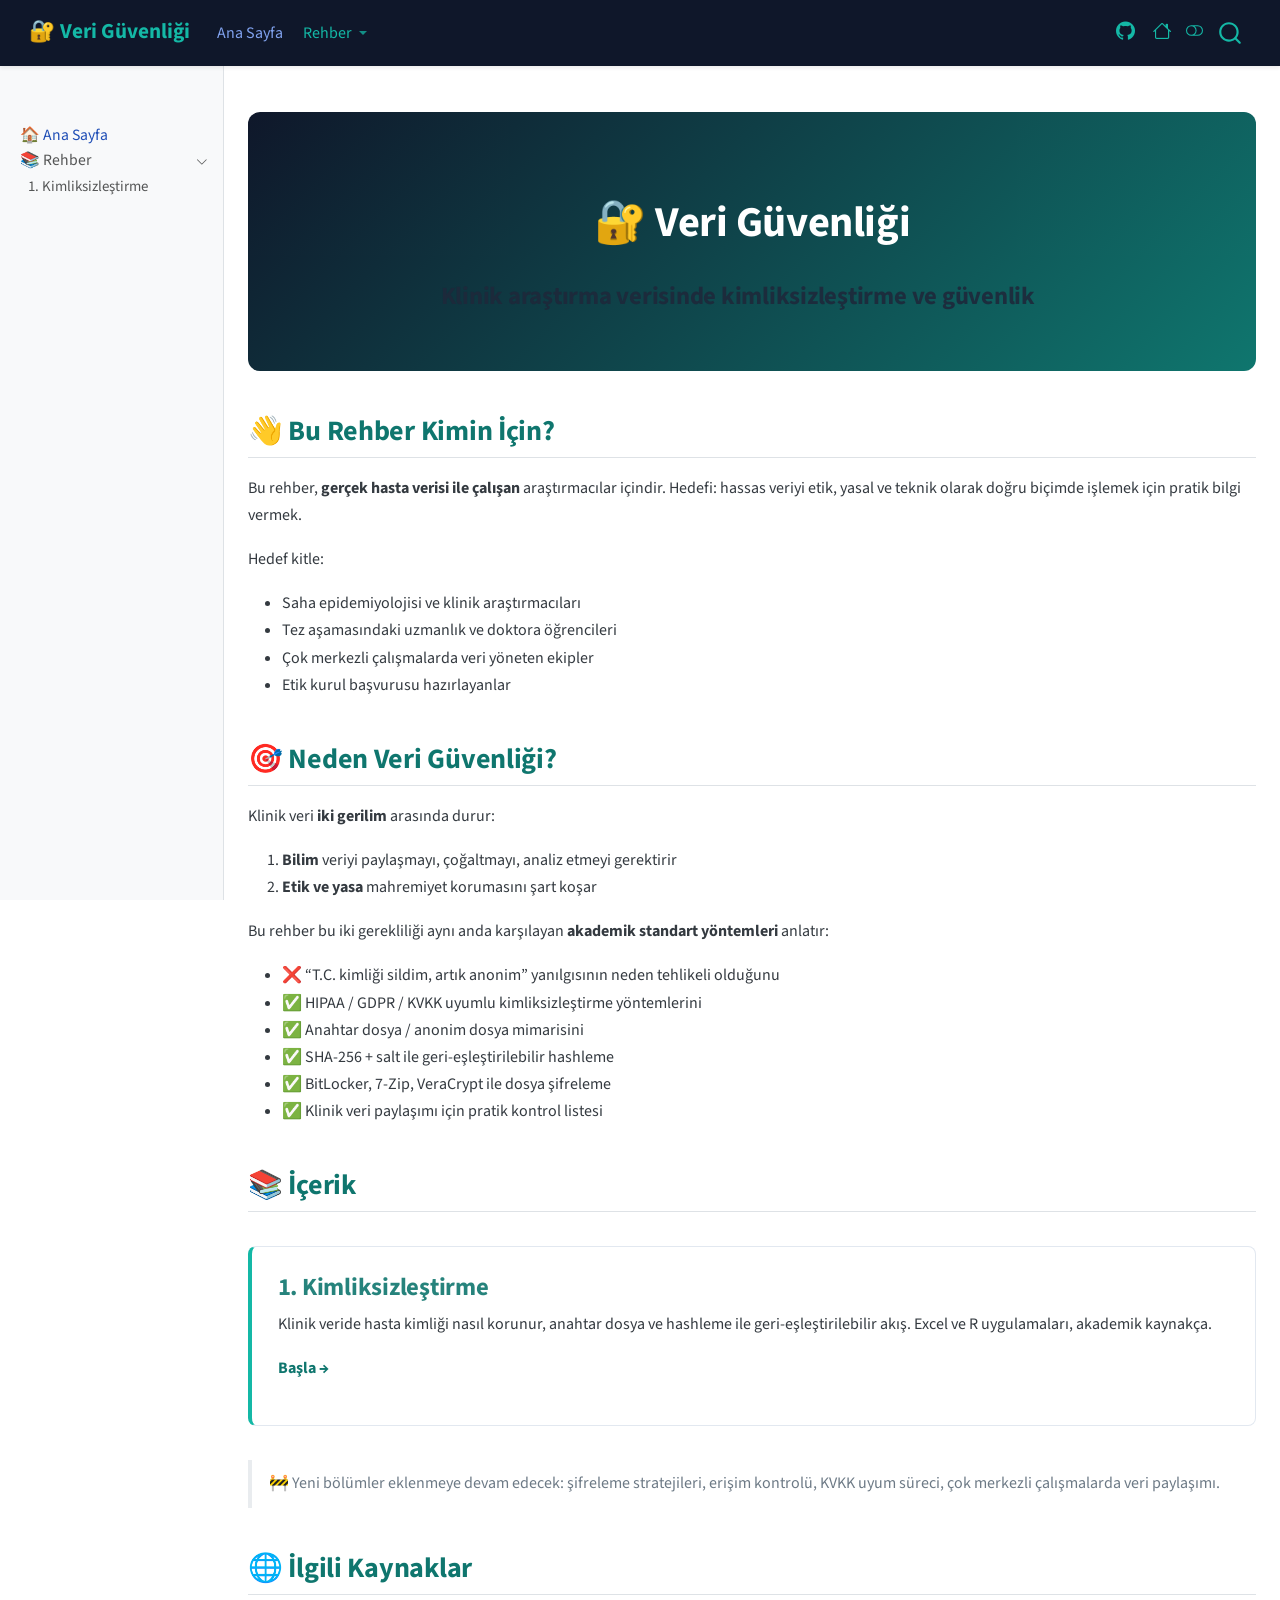
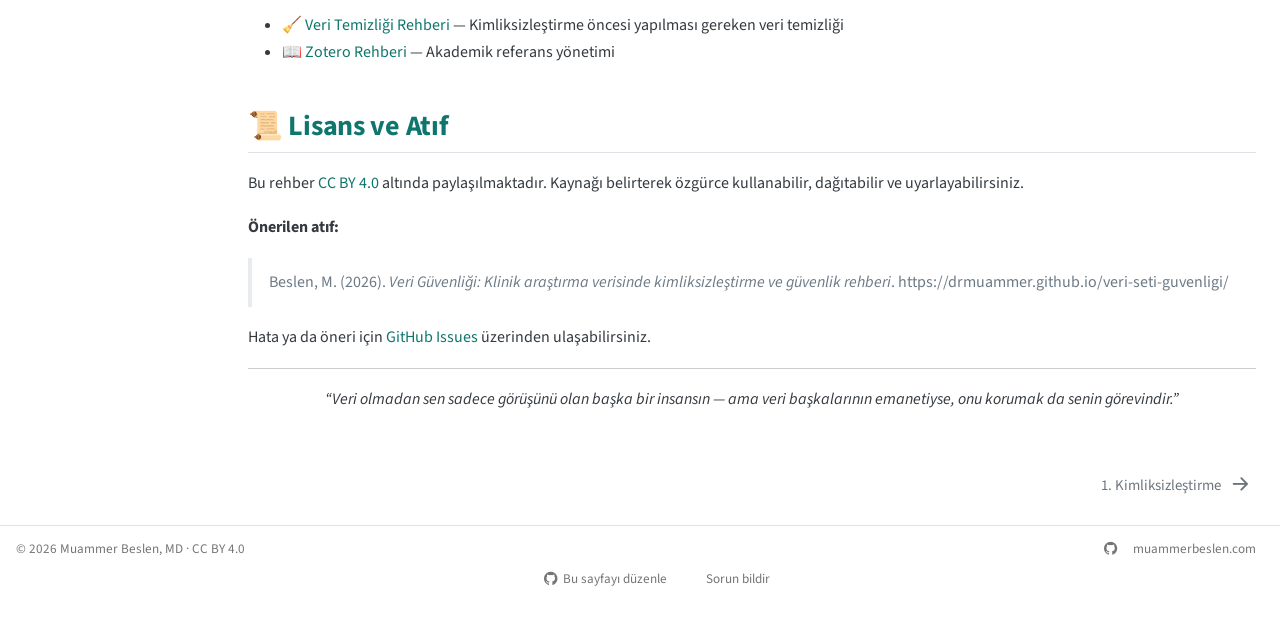
<file: index.html>
<!DOCTYPE html>
<html xmlns="http://www.w3.org/1999/xhtml" lang="tr" xml:lang="tr"><head>

<meta charset="utf-8">
<meta name="generator" content="quarto-1.9.37">

<meta name="viewport" content="width=device-width, initial-scale=1.0, user-scalable=yes">


<title>Veri Güvenliği Rehberi – Veri Güvenliği</title>
<style>
/* Default styles provided by pandoc.
** See https://pandoc.org/MANUAL.html#variables-for-html for config info.
*/
code{white-space: pre-wrap;}
span.smallcaps{font-variant: small-caps;}
div.columns{display: flex; gap: min(4vw, 1.5em);}
div.column{flex: auto; overflow-x: auto;}
div.hanging-indent{margin-left: 1.5em; text-indent: -1.5em;}
ul.task-list{list-style: none;}
ul.task-list li input[type="checkbox"] {
  width: 0.8em;
  margin: 0 0.8em 0.2em -1em; /* quarto-specific, see https://github.com/quarto-dev/quarto-cli/issues/4556 */ 
  vertical-align: middle;
}
</style>


<script src="site_libs/quarto-nav/quarto-nav.js"></script>
<script src="site_libs/quarto-nav/headroom.min.js"></script>
<script src="site_libs/clipboard/clipboard.min.js"></script>
<script src="site_libs/quarto-search/autocomplete.umd.js"></script>
<script src="site_libs/quarto-search/fuse.min.js"></script>
<script src="site_libs/quarto-search/quarto-search.js"></script>
<meta name="quarto:offset" content="./">
<link href="./rehber/01-kimliksizlestirme.html" rel="next">
<script src="site_libs/quarto-html/quarto.js" type="module"></script>
<script src="site_libs/quarto-html/tabsets/tabsets.js" type="module"></script>
<script src="site_libs/quarto-html/popper.min.js"></script>
<script src="site_libs/quarto-html/tippy.umd.min.js"></script>
<script src="site_libs/quarto-html/anchor.min.js"></script>
<link href="site_libs/quarto-html/tippy.css" rel="stylesheet">
<link href="site_libs/quarto-html/quarto-syntax-highlighting-acf12a64177840b8d86f2d4f01b2e9fb.css" rel="stylesheet" class="quarto-color-scheme" id="quarto-text-highlighting-styles">
<link href="site_libs/quarto-html/quarto-syntax-highlighting-dark-23bbe8b5e4efc1e257f6d59dce478b08.css" rel="stylesheet" class="quarto-color-scheme quarto-color-alternate" id="quarto-text-highlighting-styles">
<link href="site_libs/quarto-html/quarto-syntax-highlighting-acf12a64177840b8d86f2d4f01b2e9fb.css" rel="stylesheet" class="quarto-color-scheme-extra" id="quarto-text-highlighting-styles">
<script src="site_libs/bootstrap/bootstrap.min.js"></script>
<link href="site_libs/bootstrap/bootstrap-icons.css" rel="stylesheet">
<link href="site_libs/bootstrap/bootstrap-5feaabed66f5ac1224eebc6339d715e7.min.css" rel="stylesheet" append-hash="true" class="quarto-color-scheme" id="quarto-bootstrap" data-mode="light">
<link href="site_libs/bootstrap/bootstrap-dark-e463fe4cac91f302a4b3b62c8a97ad20.min.css" rel="stylesheet" append-hash="true" class="quarto-color-scheme quarto-color-alternate" id="quarto-bootstrap" data-mode="dark">
<link href="site_libs/bootstrap/bootstrap-5feaabed66f5ac1224eebc6339d715e7.min.css" rel="stylesheet" append-hash="true" class="quarto-color-scheme-extra" id="quarto-bootstrap" data-mode="light">
<script id="quarto-search-options" type="application/json">{
  "location": "navbar",
  "copy-button": false,
  "collapse-after": 3,
  "panel-placement": "end",
  "type": "overlay",
  "limit": 50,
  "keyboard-shortcut": [
    "f",
    "/",
    "s"
  ],
  "show-item-context": false,
  "language": {
    "search-no-results-text": "Sonuç yok",
    "search-matching-documents-text": "eşleşen belgeler",
    "search-copy-link-title": "Aramak için bağlantıyı kopyalayın",
    "search-hide-matches-text": "Ek eşleşmeleri gizle",
    "search-more-match-text": "bu belgede bir tane daha eşleşme",
    "search-more-matches-text": "bu belgede daha fazla eşleşme",
    "search-clear-button-title": "Temizle",
    "search-text-placeholder": "",
    "search-detached-cancel-button-title": "İptal et",
    "search-submit-button-title": "Gönder",
    "search-label": "Ara"
  }
}</script>
<style>html{ scroll-behavior: smooth; }</style>


<link rel="stylesheet" href="styles.css">
</head>

<body class="nav-sidebar docked nav-fixed quarto-light"><script id="quarto-html-before-body" type="application/javascript">
    const toggleBodyColorMode = (bsSheetEl) => {
      const mode = bsSheetEl.getAttribute("data-mode");
      const bodyEl = window.document.querySelector("body");
      if (mode === "dark") {
        bodyEl.classList.add("quarto-dark");
        bodyEl.classList.remove("quarto-light");
      } else {
        bodyEl.classList.add("quarto-light");
        bodyEl.classList.remove("quarto-dark");
      }
    }
    const toggleBodyColorPrimary = () => {
      const bsSheetEl = window.document.querySelector("link#quarto-bootstrap:not([rel=disabled-stylesheet])");
      if (bsSheetEl) {
        toggleBodyColorMode(bsSheetEl);
      }
    }
    const setColorSchemeToggle = (alternate) => {
      const toggles = window.document.querySelectorAll('.quarto-color-scheme-toggle');
      for (let i=0; i < toggles.length; i++) {
        const toggle = toggles[i];
        if (toggle) {
          if (alternate) {
            toggle.classList.add("alternate");
          } else {
            toggle.classList.remove("alternate");
          }
        }
      }
    };
    const toggleColorMode = (alternate) => {
      // Switch the stylesheets
      const primaryStylesheets = window.document.querySelectorAll('link.quarto-color-scheme:not(.quarto-color-alternate)');
      const alternateStylesheets = window.document.querySelectorAll('link.quarto-color-scheme.quarto-color-alternate');
      manageTransitions('#quarto-margin-sidebar .nav-link', false);
      if (alternate) {
        // note: dark is layered on light, we don't disable primary!
        enableStylesheet(alternateStylesheets);
        for (const sheetNode of alternateStylesheets) {
          if (sheetNode.id === "quarto-bootstrap") {
            toggleBodyColorMode(sheetNode);
          }
        }
      } else {
        disableStylesheet(alternateStylesheets);
        enableStylesheet(primaryStylesheets)
        toggleBodyColorPrimary();
      }
      manageTransitions('#quarto-margin-sidebar .nav-link', true);
      // Switch the toggles
      setColorSchemeToggle(alternate)
      // Hack to workaround the fact that safari doesn't
      // properly recolor the scrollbar when toggling (#1455)
      if (navigator.userAgent.indexOf('Safari') > 0 && navigator.userAgent.indexOf('Chrome') == -1) {
        manageTransitions("body", false);
        window.scrollTo(0, 1);
        setTimeout(() => {
          window.scrollTo(0, 0);
          manageTransitions("body", true);
        }, 40);
      }
    }
    const disableStylesheet = (stylesheets) => {
      for (let i=0; i < stylesheets.length; i++) {
        const stylesheet = stylesheets[i];
        stylesheet.rel = 'disabled-stylesheet';
      }
    }
    const enableStylesheet = (stylesheets) => {
      for (let i=0; i < stylesheets.length; i++) {
        const stylesheet = stylesheets[i];
        if(stylesheet.rel !== 'stylesheet') { // for Chrome, which will still FOUC without this check
          stylesheet.rel = 'stylesheet';
        }
      }
    }
    const manageTransitions = (selector, allowTransitions) => {
      const els = window.document.querySelectorAll(selector);
      for (let i=0; i < els.length; i++) {
        const el = els[i];
        if (allowTransitions) {
          el.classList.remove('notransition');
        } else {
          el.classList.add('notransition');
        }
      }
    }
    const isFileUrl = () => {
      return window.location.protocol === 'file:';
    }
    const hasAlternateSentinel = () => {
      let styleSentinel = getColorSchemeSentinel();
      if (styleSentinel !== null) {
        return styleSentinel === "alternate";
      } else {
        return false;
      }
    }
    const setStyleSentinel = (alternate) => {
      const value = alternate ? "alternate" : "default";
      if (!isFileUrl()) {
        window.localStorage.setItem("quarto-color-scheme", value);
      } else {
        localAlternateSentinel = value;
      }
    }
    const getColorSchemeSentinel = () => {
      if (!isFileUrl()) {
        const storageValue = window.localStorage.getItem("quarto-color-scheme");
        return storageValue != null ? storageValue : localAlternateSentinel;
      } else {
        return localAlternateSentinel;
      }
    }
    const toggleGiscusIfUsed = (isAlternate, darkModeDefault) => {
      const baseTheme = document.querySelector('#giscus-base-theme')?.value ?? 'light';
      const alternateTheme = document.querySelector('#giscus-alt-theme')?.value ?? 'dark';
      let newTheme = '';
      if(authorPrefersDark) {
        newTheme = isAlternate ? baseTheme : alternateTheme;
      } else {
        newTheme = isAlternate ? alternateTheme : baseTheme;
      }
      const changeGiscusTheme = () => {
        // From: https://github.com/giscus/giscus/issues/336
        const sendMessage = (message) => {
          const iframe = document.querySelector('iframe.giscus-frame');
          if (!iframe) return;
          iframe.contentWindow.postMessage({ giscus: message }, 'https://giscus.app');
        }
        sendMessage({
          setConfig: {
            theme: newTheme
          }
        });
      }
      const isGiscussLoaded = window.document.querySelector('iframe.giscus-frame') !== null;
      if (isGiscussLoaded) {
        changeGiscusTheme();
      }
    };
    const authorPrefersDark = false;
    const darkModeDefault = authorPrefersDark;
      document.querySelector('link#quarto-text-highlighting-styles.quarto-color-scheme-extra').rel = 'disabled-stylesheet';
      document.querySelector('link#quarto-bootstrap.quarto-color-scheme-extra').rel = 'disabled-stylesheet';
    let localAlternateSentinel = darkModeDefault ? 'alternate' : 'default';
    // Dark / light mode switch
    window.quartoToggleColorScheme = () => {
      // Read the current dark / light value
      let toAlternate = !hasAlternateSentinel();
      toggleColorMode(toAlternate);
      setStyleSentinel(toAlternate);
      toggleGiscusIfUsed(toAlternate, darkModeDefault);
      window.dispatchEvent(new Event('resize'));
    };
    // Switch to dark mode if need be
    if (hasAlternateSentinel()) {
      toggleColorMode(true);
    } else {
      toggleColorMode(false);
    }
  </script>

<div id="quarto-search-results"></div>
  <header id="quarto-header" class="headroom fixed-top">
    <nav class="navbar navbar-expand-lg " data-bs-theme="dark">
      <div class="navbar-container container-fluid">
      <div class="navbar-brand-container mx-auto">
    <a class="navbar-brand" href="./index.html">
    <span class="navbar-title">🔐 Veri Güvenliği</span>
    </a>
  </div>
            <div id="quarto-search" class="" title="Ara"></div>
          <button class="navbar-toggler" type="button" data-bs-toggle="collapse" data-bs-target="#navbarCollapse" aria-controls="navbarCollapse" role="menu" aria-expanded="false" aria-label="Gezinmeyi değiştir" onclick="if (window.quartoToggleHeadroom) { window.quartoToggleHeadroom(); }">
  <span class="navbar-toggler-icon"></span>
</button>
          <div class="collapse navbar-collapse" id="navbarCollapse">
            <ul class="navbar-nav navbar-nav-scroll me-auto">
  <li class="nav-item">
    <a class="nav-link active" href="./index.html" aria-current="page"> 
<span class="menu-text">Ana Sayfa</span></a>
  </li>  
  <li class="nav-item dropdown ">
    <a class="nav-link dropdown-toggle" href="#" id="nav-menu-rehber" role="link" data-bs-toggle="dropdown" aria-expanded="false">
 <span class="menu-text">Rehber</span>
    </a>
    <ul class="dropdown-menu" aria-labelledby="nav-menu-rehber">    
        <li>
    <a class="dropdown-item" href="./rehber/01-kimliksizlestirme.html">
 <span class="dropdown-text">1. Kimliksizleştirme</span></a>
  </li>  
    </ul>
  </li>
</ul>
            <ul class="navbar-nav navbar-nav-scroll ms-auto">
  <li class="nav-item compact">
    <a class="nav-link" href="https://github.com/drmuammer/veri-seti-guvenligi"> <i class="bi bi-github" role="img" aria-label="GitHub">
</i> 
<span class="menu-text"></span></a>
  </li>  
  <li class="nav-item compact">
    <a class="nav-link" href="https://muammerbeslen.com"> <i class="bi bi-house" role="img" aria-label="Website">
</i> 
<span class="menu-text"></span></a>
  </li>  
</ul>
          </div> <!-- /navcollapse -->
            <div class="quarto-navbar-tools">
  <a href="" class="quarto-color-scheme-toggle quarto-navigation-tool  px-1" onclick="window.quartoToggleColorScheme(); return false;" title="Karanlık modu değiştir"><i class="bi"></i></a>
</div>
      </div> <!-- /container-fluid -->
    </nav>
  <nav class="quarto-secondary-nav">
    <div class="container-fluid d-flex">
      <button type="button" class="quarto-btn-toggle btn" data-bs-toggle="collapse" role="button" data-bs-target=".quarto-sidebar-collapse-item" aria-controls="quarto-sidebar" aria-expanded="false" aria-label="Kenar çubuğunu değiştir" onclick="if (window.quartoToggleHeadroom) { window.quartoToggleHeadroom(); }">
        <i class="bi bi-layout-text-sidebar-reverse"></i>
      </button>
        <nav class="quarto-page-breadcrumbs" aria-label="breadcrumb"><ol class="breadcrumb"><li class="breadcrumb-item"><a href="./index.html">🏠 Ana Sayfa</a></li></ol></nav>
        <a class="flex-grow-1" role="navigation" data-bs-toggle="collapse" data-bs-target=".quarto-sidebar-collapse-item" aria-controls="quarto-sidebar" aria-expanded="false" aria-label="Kenar çubuğunu değiştir" onclick="if (window.quartoToggleHeadroom) { window.quartoToggleHeadroom(); }">      
        </a>
      <button type="button" class="btn quarto-search-button" aria-label="Ara" onclick="window.quartoOpenSearch();">
        <i class="bi bi-search"></i>
      </button>
    </div>
  </nav>
</header>
<!-- content -->
<div id="quarto-content" class="quarto-container page-columns page-rows-contents page-layout-full page-navbar">
<!-- sidebar -->
  <nav id="quarto-sidebar" class="sidebar collapse collapse-horizontal quarto-sidebar-collapse-item sidebar-navigation docked overflow-auto">
        <div class="mt-2 flex-shrink-0 align-items-center">
        <div class="sidebar-search">
        <div id="quarto-search" class="" title="Ara"></div>
        </div>
        </div>
    <div class="sidebar-menu-container"> 
    <ul class="list-unstyled mt-1">
        <li class="sidebar-item">
  <div class="sidebar-item-container"> 
  <a href="./index.html" class="sidebar-item-text sidebar-link active">
 <span class="menu-text">🏠 Ana Sayfa</span></a>
  </div>
</li>
        <li class="sidebar-item sidebar-item-section">
      <div class="sidebar-item-container"> 
            <a class="sidebar-item-text sidebar-link text-start" data-bs-toggle="collapse" data-bs-target="#quarto-sidebar-section-1" role="navigation" aria-expanded="true">
 <span class="menu-text">📚 Rehber</span></a>
          <a class="sidebar-item-toggle text-start" data-bs-toggle="collapse" data-bs-target="#quarto-sidebar-section-1" role="navigation" aria-expanded="true" aria-label="Bölümü değiştir">
            <i class="bi bi-chevron-right ms-2"></i>
          </a> 
      </div>
      <ul id="quarto-sidebar-section-1" class="collapse list-unstyled sidebar-section depth1 show">  
          <li class="sidebar-item">
  <div class="sidebar-item-container"> 
  <a href="./rehber/01-kimliksizlestirme.html" class="sidebar-item-text sidebar-link">
 <span class="menu-text">1. Kimliksizleştirme</span></a>
  </div>
</li>
      </ul>
  </li>
    </ul>
    </div>
</nav>
<div id="quarto-sidebar-glass" class="quarto-sidebar-collapse-item" data-bs-toggle="collapse" data-bs-target=".quarto-sidebar-collapse-item"></div>
<!-- margin-sidebar -->
    
<!-- main -->
<main class="content column-page-right" id="quarto-document-content"><header id="title-block-header" class="quarto-title-block"></header>





<section id="veri-güvenliği" class="level1 hero-banner">
<h1>🔐 Veri Güvenliği</h1>
<section id="klinik-araştırma-verisinde-kimliksizleştirme-ve-güvenlik" class="level3">
<h3 class="anchored" data-anchor-id="klinik-araştırma-verisinde-kimliksizleştirme-ve-güvenlik">Klinik araştırma verisinde kimliksizleştirme ve güvenlik</h3>
</section>
</section>
<section id="bu-rehber-kimin-için" class="level2">
<h2 class="anchored" data-anchor-id="bu-rehber-kimin-için">👋 Bu Rehber Kimin İçin?</h2>
<p>Bu rehber, <strong>gerçek hasta verisi ile çalışan</strong> araştırmacılar içindir. Hedefi: hassas veriyi etik, yasal ve teknik olarak doğru biçimde işlemek için pratik bilgi vermek.</p>
<p>Hedef kitle:</p>
<ul>
<li>Saha epidemiyolojisi ve klinik araştırmacıları</li>
<li>Tez aşamasındaki uzmanlık ve doktora öğrencileri</li>
<li>Çok merkezli çalışmalarda veri yöneten ekipler</li>
<li>Etik kurul başvurusu hazırlayanlar</li>
</ul>
</section>
<section id="neden-veri-güvenliği" class="level2">
<h2 class="anchored" data-anchor-id="neden-veri-güvenliği">🎯 Neden Veri Güvenliği?</h2>
<p>Klinik veri <strong>iki gerilim</strong> arasında durur:</p>
<ol type="1">
<li><strong>Bilim</strong> veriyi paylaşmayı, çoğaltmayı, analiz etmeyi gerektirir</li>
<li><strong>Etik ve yasa</strong> mahremiyet korumasını şart koşar</li>
</ol>
<p>Bu rehber bu iki gerekliliği aynı anda karşılayan <strong>akademik standart yöntemleri</strong> anlatır:</p>
<ul>
<li>❌ “T.C. kimliği sildim, artık anonim” yanılgısının neden tehlikeli olduğunu</li>
<li>✅ HIPAA / GDPR / KVKK uyumlu kimliksizleştirme yöntemlerini</li>
<li>✅ Anahtar dosya / anonim dosya mimarisini</li>
<li>✅ SHA-256 + salt ile geri-eşleştirilebilir hashleme</li>
<li>✅ BitLocker, 7-Zip, VeraCrypt ile dosya şifreleme</li>
<li>✅ Klinik veri paylaşımı için pratik kontrol listesi</li>
</ul>
</section>
<section id="içerik" class="level2">
<h2 class="anchored" data-anchor-id="içerik">📚 İçerik</h2>
<div class="kart-grid">
<section id="kimliksizleştirme" class="level3 kart">
<h3 class="anchored" data-anchor-id="kimliksizleştirme">1. Kimliksizleştirme</h3>
<p>Klinik veride hasta kimliği nasıl korunur, anahtar dosya ve hashleme ile geri-eşleştirilebilir akış. Excel ve R uygulamaları, akademik kaynakça.</p>
<p><a href="./rehber/01-kimliksizlestirme.html"><strong>Başla →</strong></a></p>
</section>
</div>
<blockquote class="blockquote">
<p>🚧 Yeni bölümler eklenmeye devam edecek: şifreleme stratejileri, erişim kontrolü, KVKK uyum süreci, çok merkezli çalışmalarda veri paylaşımı.</p>
</blockquote>
</section>
<section id="ilgili-kaynaklar" class="level2">
<h2 class="anchored" data-anchor-id="ilgili-kaynaklar">🌐 İlgili Kaynaklar</h2>
<ul>
<li>🧹 <strong><a href="https://drmuammer.github.io/veri-temizligi/">Veri Temizliği Rehberi</a></strong> — Kimliksizleştirme öncesi yapılması gereken veri temizliği</li>
<li>📖 <strong><a href="https://drmuammer.github.io/zotero-rehberi/">Zotero Rehberi</a></strong> — Akademik referans yönetimi</li>
</ul>
</section>
<section id="lisans-ve-atıf" class="level2">
<h2 class="anchored" data-anchor-id="lisans-ve-atıf">📜 Lisans ve Atıf</h2>
<p>Bu rehber <a href="https://creativecommons.org/licenses/by/4.0/">CC BY 4.0</a> altında paylaşılmaktadır. Kaynağı belirterek özgürce kullanabilir, dağıtabilir ve uyarlayabilirsiniz.</p>
<p><strong>Önerilen atıf:</strong></p>
<blockquote class="blockquote">
<p>Beslen, M. (2026). <em>Veri Güvenliği: Klinik araştırma verisinde kimliksizleştirme ve güvenlik rehberi</em>. https://drmuammer.github.io/veri-seti-guvenligi/</p>
</blockquote>
<p>Hata ya da öneri için <a href="https://github.com/drmuammer/veri-seti-guvenligi/issues">GitHub Issues</a> üzerinden ulaşabilirsiniz.</p>
<hr>
<div class="text-center">
<p><em>“Veri olmadan sen sadece görüşünü olan başka bir insansın — ama veri başkalarının emanetiyse, onu korumak da senin görevindir.”</em></p>
</div>


</section>

<a onclick="window.scrollTo(0, 0); return false;" role="button" id="quarto-back-to-top"><i class="bi bi-arrow-up"></i> Başa dön</a></main> <!-- /main -->
<script id="quarto-html-after-body" type="application/javascript">
  window.document.addEventListener("DOMContentLoaded", function (event) {
    // Ensure there is a toggle, if there isn't float one in the top right
    if (window.document.querySelector('.quarto-color-scheme-toggle') === null) {
      const a = window.document.createElement('a');
      a.classList.add('top-right');
      a.classList.add('quarto-color-scheme-toggle');
      a.href = "";
      a.onclick = function() { try { window.quartoToggleColorScheme(); } catch {} return false; };
      const i = window.document.createElement("i");
      i.classList.add('bi');
      a.appendChild(i);
      window.document.body.appendChild(a);
    }
    setColorSchemeToggle(hasAlternateSentinel())
    const icon = "";
    const anchorJS = new window.AnchorJS();
    anchorJS.options = {
      placement: 'right',
      icon: icon
    };
    anchorJS.add('.anchored');
    const isCodeAnnotation = (el) => {
      for (const clz of el.classList) {
        if (clz.startsWith('code-annotation-')) {                     
          return true;
        }
      }
      return false;
    }
    const onCopySuccess = function(e) {
      // button target
      const button = e.trigger;
      // don't keep focus
      button.blur();
      // flash "checked"
      button.classList.add('code-copy-button-checked');
      var currentTitle = button.getAttribute("title");
      button.setAttribute("title", "Kopyalandı");
      let tooltip;
      if (window.bootstrap) {
        button.setAttribute("data-bs-toggle", "tooltip");
        button.setAttribute("data-bs-placement", "left");
        button.setAttribute("data-bs-title", "Kopyalandı");
        tooltip = new bootstrap.Tooltip(button, 
          { trigger: "manual", 
            customClass: "code-copy-button-tooltip",
            offset: [0, -8]});
        tooltip.show();    
      }
      setTimeout(function() {
        if (tooltip) {
          tooltip.hide();
          button.removeAttribute("data-bs-title");
          button.removeAttribute("data-bs-toggle");
          button.removeAttribute("data-bs-placement");
        }
        button.setAttribute("title", currentTitle);
        button.classList.remove('code-copy-button-checked');
      }, 1000);
      // clear code selection
      e.clearSelection();
    }
    const getTextToCopy = function(trigger) {
      const outerScaffold = trigger.parentElement.cloneNode(true);
      const codeEl = outerScaffold.querySelector('code');
      for (const childEl of codeEl.children) {
        if (isCodeAnnotation(childEl)) {
          childEl.remove();
        }
      }
      return codeEl.innerText;
    }
    const clipboard = new window.ClipboardJS('.code-copy-button:not([data-in-quarto-modal])', {
      text: getTextToCopy
    });
    clipboard.on('success', onCopySuccess);
    if (window.document.getElementById('quarto-embedded-source-code-modal')) {
      const clipboardModal = new window.ClipboardJS('.code-copy-button[data-in-quarto-modal]', {
        text: getTextToCopy,
        container: window.document.getElementById('quarto-embedded-source-code-modal')
      });
      clipboardModal.on('success', onCopySuccess);
    }
      var localhostRegex = new RegExp(/^(?:http|https):\/\/localhost\:?[0-9]*\//);
      var mailtoRegex = new RegExp(/^mailto:/);
        var filterRegex = new RegExp("https:\/\/drmuammer\.github\.io\/veri-seti-guvenligi\/");
      var isInternal = (href) => {
          return filterRegex.test(href) || localhostRegex.test(href) || mailtoRegex.test(href);
      }
      // Inspect non-navigation links and adorn them if external
     var links = window.document.querySelectorAll('a[href]:not(.nav-link):not(.navbar-brand):not(.toc-action):not(.sidebar-link):not(.sidebar-item-toggle):not(.pagination-link):not(.no-external):not([aria-hidden]):not(.dropdown-item):not(.quarto-navigation-tool):not(.about-link)');
      for (var i=0; i<links.length; i++) {
        const link = links[i];
        if (!isInternal(link.href)) {
          // undo the damage that might have been done by quarto-nav.js in the case of
          // links that we want to consider external
          if (link.dataset.originalHref !== undefined) {
            link.href = link.dataset.originalHref;
          }
            // target, if specified
            link.setAttribute("target", "_blank");
            if (link.getAttribute("rel") === null) {
              link.setAttribute("rel", "noopener");
            }
        }
      }
    function tippyHover(el, contentFn, onTriggerFn, onUntriggerFn) {
      const config = {
        allowHTML: true,
        maxWidth: 500,
        delay: 100,
        arrow: false,
        appendTo: function(el) {
            return el.parentElement;
        },
        interactive: true,
        interactiveBorder: 10,
        theme: 'quarto',
        placement: 'bottom-start',
      };
      if (contentFn) {
        config.content = contentFn;
      }
      if (onTriggerFn) {
        config.onTrigger = onTriggerFn;
      }
      if (onUntriggerFn) {
        config.onUntrigger = onUntriggerFn;
      }
      window.tippy(el, config); 
    }
    const noterefs = window.document.querySelectorAll('a[role="doc-noteref"]');
    for (var i=0; i<noterefs.length; i++) {
      const ref = noterefs[i];
      tippyHover(ref, function() {
        // use id or data attribute instead here
        let href = ref.getAttribute('data-footnote-href') || ref.getAttribute('href');
        try { href = new URL(href).hash; } catch {}
        const id = href.replace(/^#\/?/, "");
        const note = window.document.getElementById(id);
        if (note) {
          return note.innerHTML;
        } else {
          return "";
        }
      });
    }
    const xrefs = window.document.querySelectorAll('a.quarto-xref');
    const processXRef = (id, note) => {
      // Strip column container classes
      const stripColumnClz = (el) => {
        el.classList.remove("page-full", "page-columns");
        if (el.children) {
          for (const child of el.children) {
            stripColumnClz(child);
          }
        }
      }
      stripColumnClz(note)
      if (id === null || id.startsWith('sec-')) {
        // Special case sections, only their first couple elements
        const container = document.createElement("div");
        if (note.children && note.children.length > 2) {
          container.appendChild(note.children[0].cloneNode(true));
          for (let i = 1; i < note.children.length; i++) {
            const child = note.children[i];
            if (child.tagName === "P" && child.innerText === "") {
              continue;
            } else {
              container.appendChild(child.cloneNode(true));
              break;
            }
          }
          if (window.Quarto?.typesetMath) {
            window.Quarto.typesetMath(container);
          }
          return container.innerHTML
        } else {
          if (window.Quarto?.typesetMath) {
            window.Quarto.typesetMath(note);
          }
          return note.innerHTML;
        }
      } else {
        // Remove any anchor links if they are present
        const anchorLink = note.querySelector('a.anchorjs-link');
        if (anchorLink) {
          anchorLink.remove();
        }
        if (window.Quarto?.typesetMath) {
          window.Quarto.typesetMath(note);
        }
        if (note.classList.contains("callout")) {
          return note.outerHTML;
        } else {
          return note.innerHTML;
        }
      }
    }
    for (var i=0; i<xrefs.length; i++) {
      const xref = xrefs[i];
      tippyHover(xref, undefined, function(instance) {
        instance.disable();
        let url = xref.getAttribute('href');
        let hash = undefined; 
        if (url.startsWith('#')) {
          hash = url;
        } else {
          try { hash = new URL(url).hash; } catch {}
        }
        if (hash) {
          const id = hash.replace(/^#\/?/, "");
          const note = window.document.getElementById(id);
          if (note !== null) {
            try {
              const html = processXRef(id, note.cloneNode(true));
              instance.setContent(html);
            } finally {
              instance.enable();
              instance.show();
            }
          } else {
            // See if we can fetch this
            fetch(url.split('#')[0])
            .then(res => res.text())
            .then(html => {
              const parser = new DOMParser();
              const htmlDoc = parser.parseFromString(html, "text/html");
              const note = htmlDoc.getElementById(id);
              if (note !== null) {
                const html = processXRef(id, note);
                instance.setContent(html);
              } 
            }).finally(() => {
              instance.enable();
              instance.show();
            });
          }
        } else {
          // See if we can fetch a full url (with no hash to target)
          // This is a special case and we should probably do some content thinning / targeting
          fetch(url)
          .then(res => res.text())
          .then(html => {
            const parser = new DOMParser();
            const htmlDoc = parser.parseFromString(html, "text/html");
            const note = htmlDoc.querySelector('main.content');
            if (note !== null) {
              // This should only happen for chapter cross references
              // (since there is no id in the URL)
              // remove the first header
              if (note.children.length > 0 && note.children[0].tagName === "HEADER") {
                note.children[0].remove();
              }
              const html = processXRef(null, note);
              instance.setContent(html);
            } 
          }).finally(() => {
            instance.enable();
            instance.show();
          });
        }
      }, function(instance) {
      });
    }
        let selectedAnnoteEl;
        const selectorForAnnotation = ( cell, annotation) => {
          let cellAttr = 'data-code-cell="' + cell + '"';
          let lineAttr = 'data-code-annotation="' +  annotation + '"';
          const selector = 'span[' + cellAttr + '][' + lineAttr + ']';
          return selector;
        }
        const selectCodeLines = (annoteEl) => {
          const doc = window.document;
          const targetCell = annoteEl.getAttribute("data-target-cell");
          const targetAnnotation = annoteEl.getAttribute("data-target-annotation");
          const annoteSpan = window.document.querySelector(selectorForAnnotation(targetCell, targetAnnotation));
          const lines = annoteSpan.getAttribute("data-code-lines").split(",");
          const lineIds = lines.map((line) => {
            return targetCell + "-" + line;
          })
          let top = null;
          let height = null;
          let parent = null;
          if (lineIds.length > 0) {
              //compute the position of the single el (top and bottom and make a div)
              const el = window.document.getElementById(lineIds[0]);
              top = el.offsetTop;
              height = el.offsetHeight;
              parent = el.parentElement.parentElement;
            if (lineIds.length > 1) {
              const lastEl = window.document.getElementById(lineIds[lineIds.length - 1]);
              const bottom = lastEl.offsetTop + lastEl.offsetHeight;
              height = bottom - top;
            }
            if (top !== null && height !== null && parent !== null) {
              // cook up a div (if necessary) and position it 
              let div = window.document.getElementById("code-annotation-line-highlight");
              if (div === null) {
                div = window.document.createElement("div");
                div.setAttribute("id", "code-annotation-line-highlight");
                div.style.position = 'absolute';
                parent.appendChild(div);
              }
              div.style.top = top - 2 + "px";
              div.style.height = height + 4 + "px";
              div.style.left = 0;
              let gutterDiv = window.document.getElementById("code-annotation-line-highlight-gutter");
              if (gutterDiv === null) {
                gutterDiv = window.document.createElement("div");
                gutterDiv.setAttribute("id", "code-annotation-line-highlight-gutter");
                gutterDiv.style.position = 'absolute';
                const codeCell = window.document.getElementById(targetCell);
                const gutter = codeCell.querySelector('.code-annotation-gutter');
                gutter.appendChild(gutterDiv);
              }
              gutterDiv.style.top = top - 2 + "px";
              gutterDiv.style.height = height + 4 + "px";
            }
            selectedAnnoteEl = annoteEl;
          }
        };
        const unselectCodeLines = () => {
          const elementsIds = ["code-annotation-line-highlight", "code-annotation-line-highlight-gutter"];
          elementsIds.forEach((elId) => {
            const div = window.document.getElementById(elId);
            if (div) {
              div.remove();
            }
          });
          selectedAnnoteEl = undefined;
        };
          // Handle positioning of the toggle
      window.addEventListener(
        "resize",
        throttle(() => {
          elRect = undefined;
          if (selectedAnnoteEl) {
            selectCodeLines(selectedAnnoteEl);
          }
        }, 10)
      );
      function throttle(fn, ms) {
      let throttle = false;
      let timer;
        return (...args) => {
          if(!throttle) { // first call gets through
              fn.apply(this, args);
              throttle = true;
          } else { // all the others get throttled
              if(timer) clearTimeout(timer); // cancel #2
              timer = setTimeout(() => {
                fn.apply(this, args);
                timer = throttle = false;
              }, ms);
          }
        };
      }
        // Attach click handler to the DT
        const annoteDls = window.document.querySelectorAll('dt[data-target-cell]');
        for (const annoteDlNode of annoteDls) {
          annoteDlNode.addEventListener('click', (event) => {
            const clickedEl = event.target;
            if (clickedEl !== selectedAnnoteEl) {
              unselectCodeLines();
              const activeEl = window.document.querySelector('dt[data-target-cell].code-annotation-active');
              if (activeEl) {
                activeEl.classList.remove('code-annotation-active');
              }
              selectCodeLines(clickedEl);
              clickedEl.classList.add('code-annotation-active');
            } else {
              // Unselect the line
              unselectCodeLines();
              clickedEl.classList.remove('code-annotation-active');
            }
          });
        }
    const findCites = (el) => {
      const parentEl = el.parentElement;
      if (parentEl) {
        const cites = parentEl.dataset.cites;
        if (cites) {
          return {
            el,
            cites: cites.split(' ')
          };
        } else {
          return findCites(el.parentElement)
        }
      } else {
        return undefined;
      }
    };
    var bibliorefs = window.document.querySelectorAll('a[role="doc-biblioref"]');
    for (var i=0; i<bibliorefs.length; i++) {
      const ref = bibliorefs[i];
      const citeInfo = findCites(ref);
      if (citeInfo) {
        tippyHover(citeInfo.el, function() {
          var popup = window.document.createElement('div');
          citeInfo.cites.forEach(function(cite) {
            var citeDiv = window.document.createElement('div');
            citeDiv.classList.add('hanging-indent');
            citeDiv.classList.add('csl-entry');
            var biblioDiv = window.document.getElementById('ref-' + cite);
            if (biblioDiv) {
              citeDiv.innerHTML = biblioDiv.innerHTML;
            }
            popup.appendChild(citeDiv);
          });
          return popup.innerHTML;
        });
      }
    }
  });
  </script>
<nav class="page-navigation column-page-right">
  <div class="nav-page nav-page-previous">
  </div>
  <div class="nav-page nav-page-next">
      <a href="./rehber/01-kimliksizlestirme.html" class="pagination-link" aria-label="1. Kimliksizleştirme">
        <span class="nav-page-text">1. Kimliksizleştirme</span> <i class="bi bi-arrow-right-short"></i>
      </a>
  </div>
</nav>
</div> <!-- /content -->
<footer class="footer">
  <div class="nav-footer">
    <div class="nav-footer-left">
<p>© 2026 Muammer Beslen, MD · <a href="https://creativecommons.org/licenses/by/4.0/">CC BY 4.0</a></p>
</div>   
    <div class="nav-footer-center">
      &nbsp;
    <div class="toc-actions"><ul><li><a href="https://github.com/drmuammer/veri-seti-guvenligi/edit/main/index.qmd" class="toc-action"><i class="bi bi-github"></i>Bu sayfayı düzenle</a></li><li><a href="https://github.com/drmuammer/veri-seti-guvenligi/issues/new" class="toc-action"><i class="bi empty"></i>Sorun bildir</a></li></ul></div></div>
    <div class="nav-footer-right">
      <ul class="footer-items list-unstyled">
    <li class="nav-item compact">
    <a class="nav-link" href="https://github.com/drmuammer/veri-seti-guvenligi">
      <i class="bi bi-github" role="img">
</i> 
    </a>
  </li>  
    <li class="nav-item">
    <a class="nav-link" href="https://muammerbeslen.com">
<p>muammerbeslen.com</p>
</a>
  </li>  
</ul>
    </div>
  </div>
</footer>




<script src="site_libs/quarto-html/zenscroll-min.js"></script>
</body></html>
</file>
<file: site_libs/quarto-html/tippy.css>
.tippy-box[data-animation=fade][data-state=hidden]{opacity:0}[data-tippy-root]{max-width:calc(100vw - 10px)}.tippy-box{position:relative;background-color:#333;color:#fff;border-radius:4px;font-size:14px;line-height:1.4;white-space:normal;outline:0;transition-property:transform,visibility,opacity}.tippy-box[data-placement^=top]>.tippy-arrow{bottom:0}.tippy-box[data-placement^=top]>.tippy-arrow:before{bottom:-7px;left:0;border-width:8px 8px 0;border-top-color:initial;transform-origin:center top}.tippy-box[data-placement^=bottom]>.tippy-arrow{top:0}.tippy-box[data-placement^=bottom]>.tippy-arrow:before{top:-7px;left:0;border-width:0 8px 8px;border-bottom-color:initial;transform-origin:center bottom}.tippy-box[data-placement^=left]>.tippy-arrow{right:0}.tippy-box[data-placement^=left]>.tippy-arrow:before{border-width:8px 0 8px 8px;border-left-color:initial;right:-7px;transform-origin:center left}.tippy-box[data-placement^=right]>.tippy-arrow{left:0}.tippy-box[data-placement^=right]>.tippy-arrow:before{left:-7px;border-width:8px 8px 8px 0;border-right-color:initial;transform-origin:center right}.tippy-box[data-inertia][data-state=visible]{transition-timing-function:cubic-bezier(.54,1.5,.38,1.11)}.tippy-arrow{width:16px;height:16px;color:#333}.tippy-arrow:before{content:"";position:absolute;border-color:transparent;border-style:solid}.tippy-content{position:relative;padding:5px 9px;z-index:1}
</file>
<file: site_libs/quarto-html/quarto-syntax-highlighting-acf12a64177840b8d86f2d4f01b2e9fb.css>
/* quarto syntax highlight colors */
:root {
  --quarto-hl-al-color: #ff5555;
  --quarto-hl-an-color: #6a737d;
  --quarto-hl-at-color: #d73a49;
  --quarto-hl-bn-color: #005cc5;
  --quarto-hl-bu-color: #d73a49;
  --quarto-hl-ch-color: #032f62;
  --quarto-hl-co-color: #6a737d;
  --quarto-hl-cv-color: #6a737d;
  --quarto-hl-cn-color: #005cc5;
  --quarto-hl-cf-color: #d73a49;
  --quarto-hl-dt-color: #d73a49;
  --quarto-hl-dv-color: #005cc5;
  --quarto-hl-do-color: #6a737d;
  --quarto-hl-er-color: #ff5555;
  --quarto-hl-ex-color: #d73a49;
  --quarto-hl-fl-color: #005cc5;
  --quarto-hl-fu-color: #6f42c1;
  --quarto-hl-im-color: #032f62;
  --quarto-hl-in-color: #6a737d;
  --quarto-hl-kw-color: #d73a49;
  --quarto-hl-op-color: #24292e;
  --quarto-hl-pp-color: #d73a49;
  --quarto-hl-re-color: #6a737d;
  --quarto-hl-sc-color: #005cc5;
  --quarto-hl-ss-color: #032f62;
  --quarto-hl-st-color: #032f62;
  --quarto-hl-va-color: #e36209;
  --quarto-hl-vs-color: #032f62;
  --quarto-hl-wa-color: #ff5555;
}

/* other quarto variables */
:root {
  --quarto-font-monospace: SFMono-Regular, Menlo, Monaco, Consolas, "Liberation Mono", "Courier New", monospace;
}

/* syntax highlight based on Pandoc's rules */
pre > code.sourceCode > span {
  color: #24292e;
}

code.sourceCode > span {
  color: #24292e;
}

div.sourceCode,
div.sourceCode pre.sourceCode {
  color: #24292e;
}

/* Normal */
code span {
  color: #24292e;
}

/* Alert */
code span.al {
  font-weight: bold;
  color: #ff5555;
}

/* Annotation */
code span.an {
  color: #6a737d;
}

/* Attribute */
code span.at {
  color: #d73a49;
}

/* BaseN */
code span.bn {
  color: #005cc5;
}

/* BuiltIn */
code span.bu {
  color: #d73a49;
}

/* ControlFlow */
code span.cf {
  color: #d73a49;
}

/* Char */
code span.ch {
  color: #032f62;
}

/* Constant */
code span.cn {
  color: #005cc5;
}

/* Comment */
code span.co {
  color: #6a737d;
}

/* CommentVar */
code span.cv {
  color: #6a737d;
}

/* Documentation */
code span.do {
  color: #6a737d;
}

/* DataType */
code span.dt {
  color: #d73a49;
}

/* DecVal */
code span.dv {
  color: #005cc5;
}

/* Error */
code span.er {
  color: #ff5555;
  text-decoration: underline;
}

/* Extension */
code span.ex {
  font-weight: bold;
  color: #d73a49;
}

/* Float */
code span.fl {
  color: #005cc5;
}

/* Function */
code span.fu {
  color: #6f42c1;
}

/* Import */
code span.im {
  color: #032f62;
}

/* Information */
code span.in {
  color: #6a737d;
}

/* Keyword */
code span.kw {
  color: #d73a49;
}

/* Operator */
code span.op {
  color: #24292e;
}

/* Preprocessor */
code span.pp {
  color: #d73a49;
}

/* RegionMarker */
code span.re {
  color: #6a737d;
}

/* SpecialChar */
code span.sc {
  color: #005cc5;
}

/* SpecialString */
code span.ss {
  color: #032f62;
}

/* String */
code span.st {
  color: #032f62;
}

/* Variable */
code span.va {
  color: #e36209;
}

/* VerbatimString */
code span.vs {
  color: #032f62;
}

/* Warning */
code span.wa {
  color: #ff5555;
}

.prevent-inlining {
  content: "</";
}

/*# sourceMappingURL=e41d78b1f7017e44483b7fefd7a010af.css.map */
</file>
<file: site_libs/quarto-html/quarto-syntax-highlighting-dark-23bbe8b5e4efc1e257f6d59dce478b08.css>
/* quarto syntax highlight colors */
:root {
  --quarto-hl-al-color: #ff5555;
  --quarto-hl-an-color: #6a737d;
  --quarto-hl-at-color: #f97583;
  --quarto-hl-bn-color: #79b8ff;
  --quarto-hl-bu-color: #f97583;
  --quarto-hl-ch-color: #9ecbff;
  --quarto-hl-co-color: #6a737d;
  --quarto-hl-cv-color: #6a737d;
  --quarto-hl-cn-color: #79b8ff;
  --quarto-hl-cf-color: #f97583;
  --quarto-hl-dt-color: #f97583;
  --quarto-hl-dv-color: #79b8ff;
  --quarto-hl-do-color: #6a737d;
  --quarto-hl-er-color: #ff5555;
  --quarto-hl-ex-color: #f97583;
  --quarto-hl-fl-color: #79b8ff;
  --quarto-hl-fu-color: #b392f0;
  --quarto-hl-im-color: #9ecbff;
  --quarto-hl-in-color: #6a737d;
  --quarto-hl-kw-color: #f97583;
  --quarto-hl-op-color: #e1e4e8;
  --quarto-hl-pp-color: #f97583;
  --quarto-hl-re-color: #6a737d;
  --quarto-hl-sc-color: #79b8ff;
  --quarto-hl-ss-color: #9ecbff;
  --quarto-hl-st-color: #9ecbff;
  --quarto-hl-va-color: #ffab70;
  --quarto-hl-vs-color: #9ecbff;
  --quarto-hl-wa-color: #ff5555;
}

/* other quarto variables */
:root {
  --quarto-font-monospace: SFMono-Regular, Menlo, Monaco, Consolas, "Liberation Mono", "Courier New", monospace;
}

/* syntax highlight based on Pandoc's rules */
pre > code.sourceCode > span {
  color: #e1e4e8;
}

code.sourceCode > span {
  color: #e1e4e8;
}

div.sourceCode,
div.sourceCode pre.sourceCode {
  color: #e1e4e8;
}

/* Normal */
code span {
  color: #e1e4e8;
}

/* Alert */
code span.al {
  font-weight: bold;
  color: #ff5555;
}

/* Annotation */
code span.an {
  color: #6a737d;
}

/* Attribute */
code span.at {
  color: #f97583;
}

/* BaseN */
code span.bn {
  color: #79b8ff;
}

/* BuiltIn */
code span.bu {
  color: #f97583;
}

/* ControlFlow */
code span.cf {
  color: #f97583;
}

/* Char */
code span.ch {
  color: #9ecbff;
}

/* Constant */
code span.cn {
  color: #79b8ff;
}

/* Comment */
code span.co {
  color: #6a737d;
}

/* CommentVar */
code span.cv {
  color: #6a737d;
}

/* Documentation */
code span.do {
  color: #6a737d;
}

/* DataType */
code span.dt {
  color: #f97583;
}

/* DecVal */
code span.dv {
  color: #79b8ff;
}

/* Error */
code span.er {
  color: #ff5555;
  text-decoration: underline;
}

/* Extension */
code span.ex {
  font-weight: bold;
  color: #f97583;
}

/* Float */
code span.fl {
  color: #79b8ff;
}

/* Function */
code span.fu {
  color: #b392f0;
}

/* Import */
code span.im {
  color: #9ecbff;
}

/* Information */
code span.in {
  color: #6a737d;
}

/* Keyword */
code span.kw {
  color: #f97583;
}

/* Operator */
code span.op {
  color: #e1e4e8;
}

/* Preprocessor */
code span.pp {
  color: #f97583;
}

/* RegionMarker */
code span.re {
  color: #6a737d;
}

/* SpecialChar */
code span.sc {
  color: #79b8ff;
}

/* SpecialString */
code span.ss {
  color: #9ecbff;
}

/* String */
code span.st {
  color: #9ecbff;
}

/* Variable */
code span.va {
  color: #ffab70;
}

/* VerbatimString */
code span.vs {
  color: #9ecbff;
}

/* Warning */
code span.wa {
  color: #ff5555;
}

.prevent-inlining {
  content: "</";
}

/*# sourceMappingURL=b00767bec02007a677807bfaa6c38317.css.map */
</file>
<file: styles.css>
/* Veri Güvenliği Rehberi — Custom Styles */

:root {
  --primary: #14B8A6;
  --primary-dark: #0F766E;
  --primary-light: #5EEAD4;
  --accent: #06B6D4;
  --navy: #0F172A;
  --navy-light: #1E293B;
  --warning: #F59E0B;
  --danger: #EF4444;
}

body {
  font-size: 16px;
  line-height: 1.7;
}

h1, h2, h3, h4 {
  font-weight: 700;
  letter-spacing: -0.01em;
}

h1 {
  color: var(--navy);
  border-bottom: 3px solid var(--primary);
  padding-bottom: 0.5rem;
}

h2 {
  color: var(--primary-dark);
  margin-top: 2.5rem;
}

h3 {
  color: var(--navy-light);
}

a {
  color: var(--primary-dark);
  text-decoration: none;
  border-bottom: 1px solid transparent;
  transition: border-color 0.2s;
}

a:hover {
  border-bottom-color: var(--primary);
  color: var(--primary);
}

pre {
  background-color: #f8fafc !important;
  border-left: 4px solid var(--primary);
  border-radius: 6px;
  padding: 1rem !important;
}

code {
  color: var(--primary-dark);
  background-color: rgba(20, 184, 166, 0.08);
  padding: 0.15em 0.4em;
  border-radius: 3px;
  font-size: 0.9em;
}

pre code {
  background-color: transparent;
  padding: 0;
  color: inherit;
}

.callout {
  border-radius: 8px;
  margin: 1.5rem 0;
}

.callout-note {
  border-left-color: var(--primary) !important;
}

.callout-tip {
  border-left-color: #10B981 !important;
}

.callout-warning {
  border-left-color: var(--warning) !important;
}

.callout-important {
  border-left-color: var(--danger) !important;
}

table {
  border-collapse: collapse;
  margin: 1.5rem 0;
  font-size: 0.95em;
}

table thead {
  background-color: var(--navy);
  color: white;
}

table th {
  padding: 0.75rem 1rem;
  text-align: left;
  font-weight: 600;
}

table td {
  padding: 0.6rem 1rem;
  border-bottom: 1px solid #e2e8f0;
}

table tbody tr:hover {
  background-color: #f0fdfa;
}

.navbar-brand {
  font-weight: 700;
}

.navbar {
  box-shadow: 0 2px 4px rgba(0,0,0,0.08);
}

.sidebar-title {
  font-weight: 700;
  color: var(--navy) !important;
}

.sidebar nav[role=doc-toc] ul > li > a.active,
.sidebar nav[role=doc-toc] ul > li > ul > li > a.active {
  color: var(--primary) !important;
  border-left: 3px solid var(--primary);
  padding-left: calc(0.5rem - 3px);
  font-weight: 600;
}

/* Hero başlık */
.hero-banner {
  background: linear-gradient(135deg, var(--navy) 0%, var(--primary-dark) 100%);
  color: white;
  padding: 3rem 2rem;
  border-radius: 12px;
  margin-bottom: 2rem;
  text-align: center;
}

.hero-banner h1 {
  color: white;
  border: none;
  font-size: 2.5rem;
  margin-bottom: 0.5rem;
}

.hero-banner p {
  font-size: 1.2rem;
  opacity: 0.95;
}

/* Kart benzeri liste öğeleri */
.kart-grid {
  display: grid;
  grid-template-columns: repeat(auto-fit, minmax(280px, 1fr));
  gap: 1rem;
  margin: 2rem 0;
}

.kart {
  background: white;
  border: 1px solid #e2e8f0;
  border-left: 4px solid var(--primary);
  border-radius: 8px;
  padding: 1.5rem;
  transition: transform 0.2s, box-shadow 0.2s;
}

.kart:hover {
  transform: translateY(-2px);
  box-shadow: 0 4px 12px rgba(20, 184, 166, 0.15);
}

.kart h3 {
  margin-top: 0;
  color: var(--primary-dark);
}

/* Güvenlik vurgusu */
.security-warning {
  background: #fef3c7;
  border-left: 4px solid var(--warning);
  padding: 1rem 1.5rem;
  border-radius: 6px;
  margin: 1.5rem 0;
}

.security-warning::before {
  content: "🔐 ";
  font-size: 1.2em;
}

@media (max-width: 768px) {
  .hero-banner {
    padding: 2rem 1rem;
  }
  .hero-banner h1 {
    font-size: 1.8rem;
  }
}
</file>
